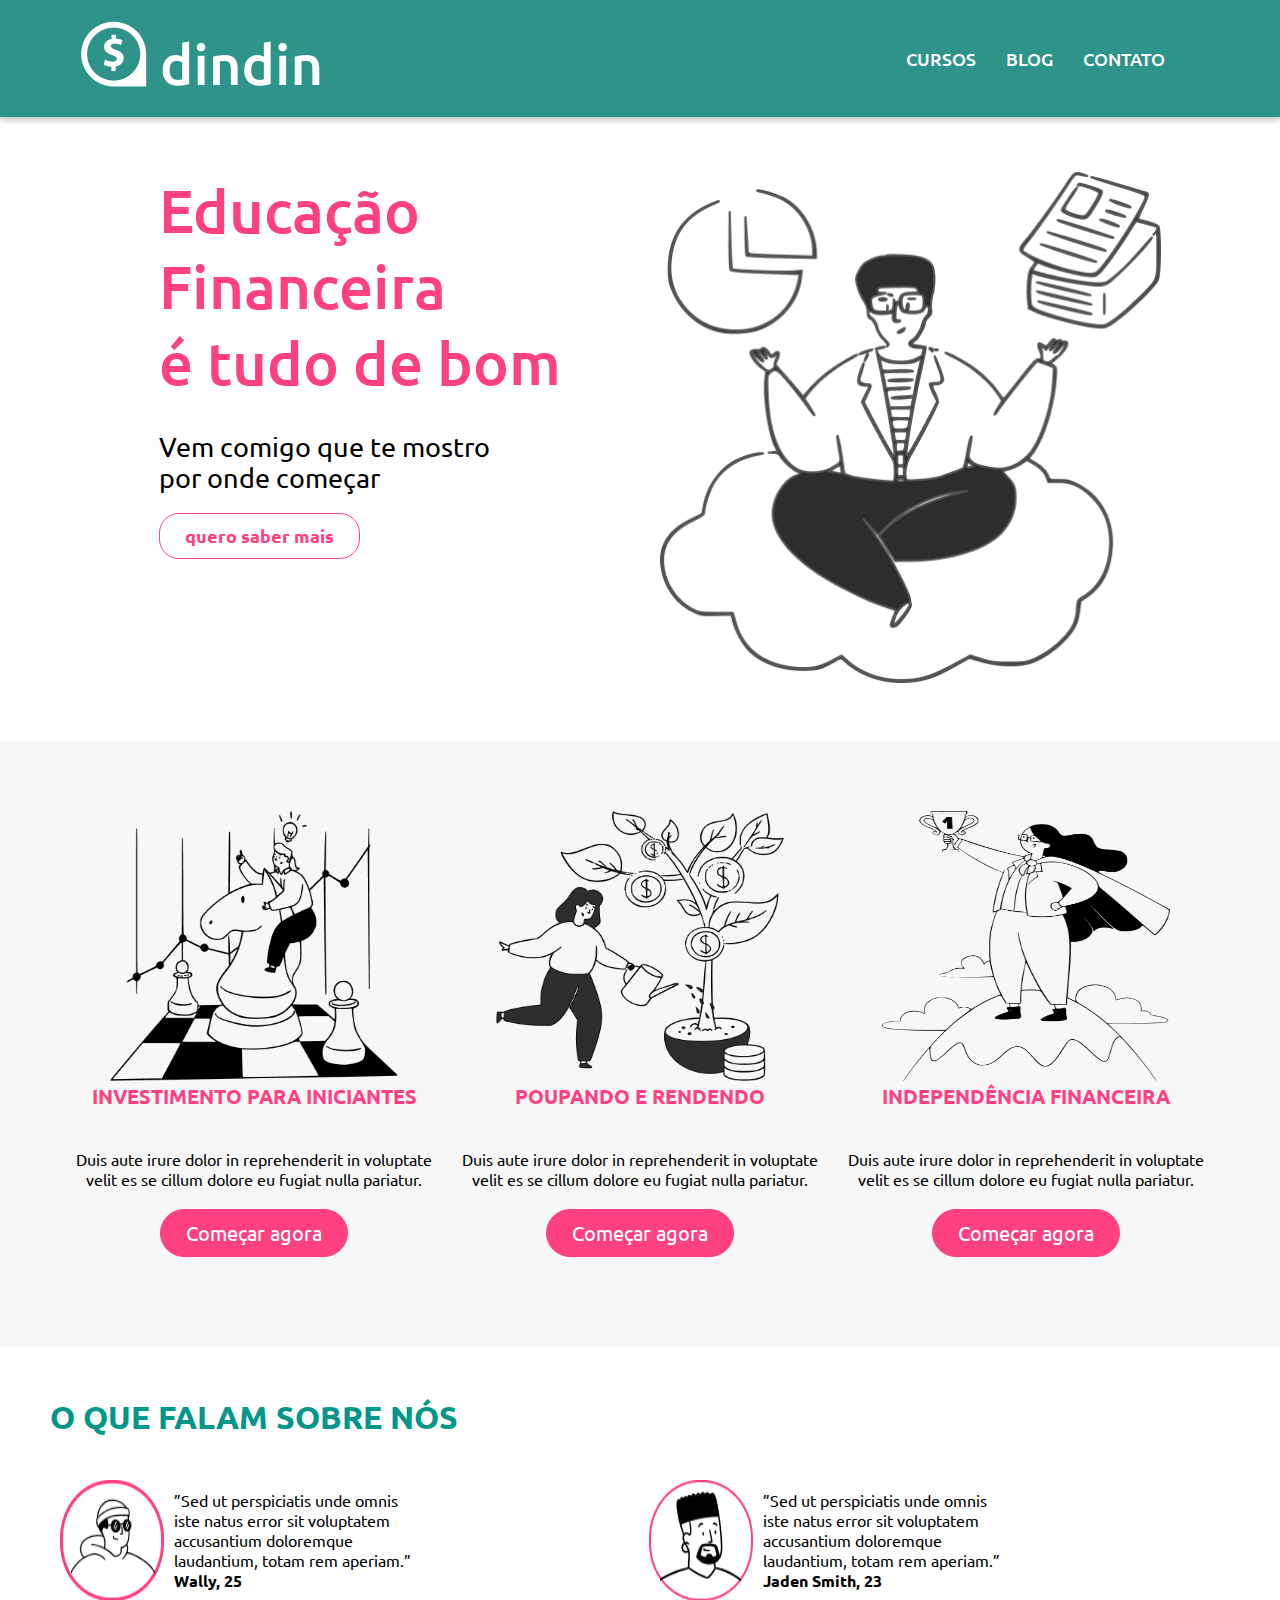
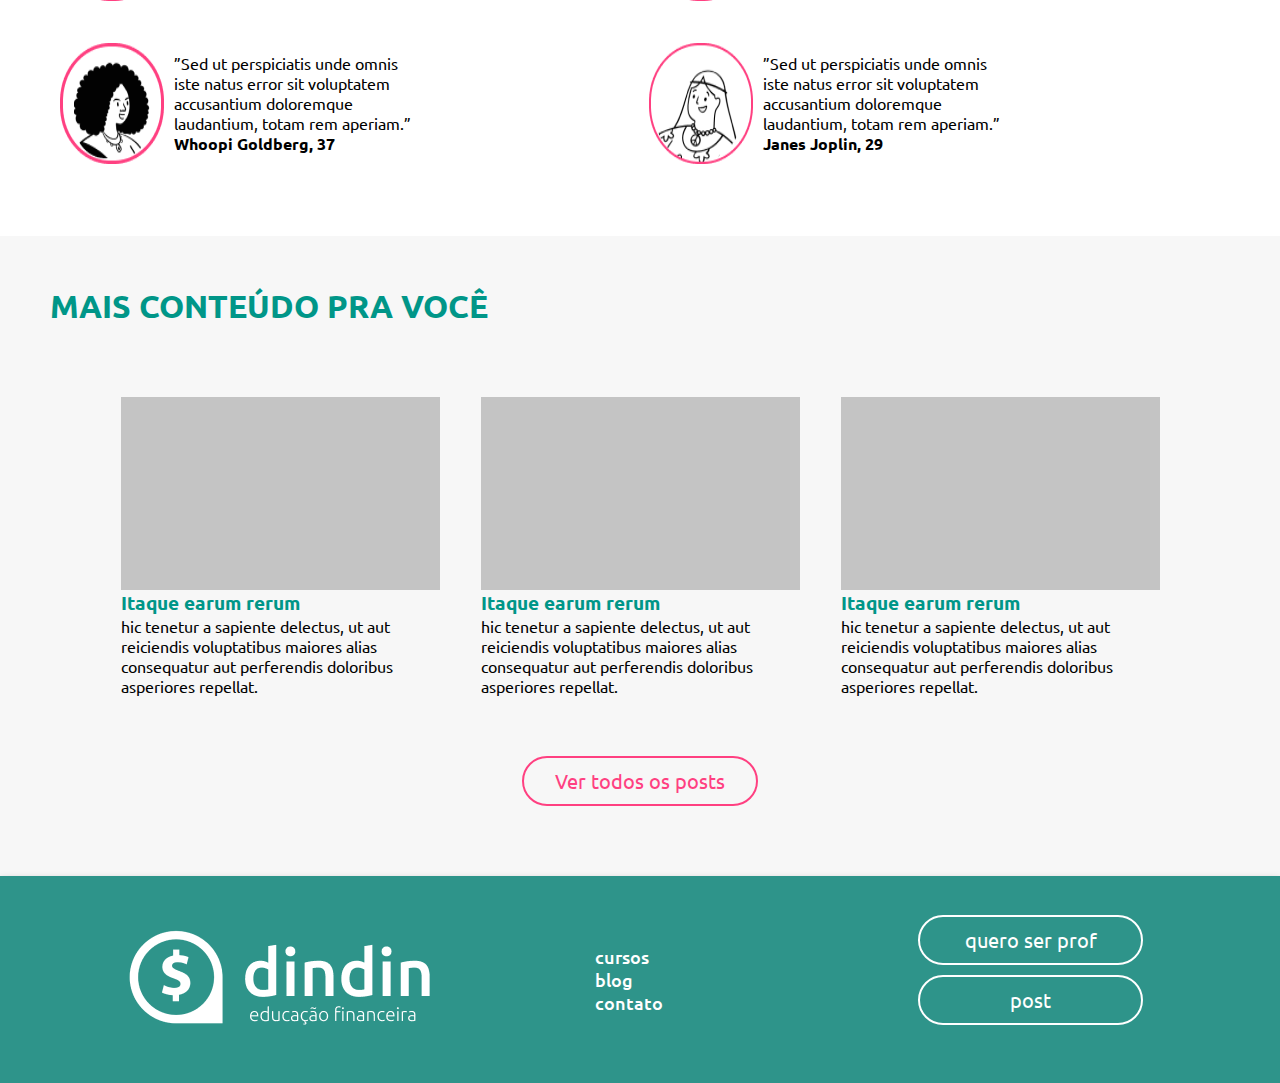
<file: index.html>
<!DOCTYPE html>
<html lang="en">
<head>
    <meta charset="UTF-8">
    <meta http-equiv="X-UA-Compatible" content="IE=edge">
    <meta name="viewport" content="width=device-width, initial-scale=1.0">
    <link rel="stylesheet" href="css/style.css">
    <link rel="preconnect" href="https://fonts.googleapis.com">
    <link rel="preconnect" href="https://fonts.gstatic.com" crossorigin>
    <link href="https://fonts.googleapis.com/css2?family=Montserrat:wght@100;300&family=Ubuntu:wght@300;400;500;700&display=swap" rel="stylesheet">
    <title>Dindin - Início</title>
</head>
<body>
    <nav>
        <a href="index.html"><img src="img/logo-header.png" width="244px" height="77px"></a>
        <ul>
            <li><a href="cursos.html">Cursos</a></li>
            <li><a href="blog.html">Blog</a></li>
            <li><a href="contato.html">Contato</a></li>
        </ul>
    </nav>
    <main>
        <header>
        <div><h1>Educação<br>Financeira<br>é tudo de bom</h1>
        <span><br>Vem comigo que te mostro<br>por onde começar<br></span>
        <a href="post.html"><button>quero saber mais</button></a>
        </div>
        <div>
            <img src="img/ilustra-banner.png" width="501px" height="511px" id="ilustra-banner">
        </div>
        </header>
        <section class="cursos">
            <div class="lista-cursos"><img src="img/ilustra-poupando.png" width="288px" height="270px">
            <h1>Investimento para iniciantes</h1>
            <span><br>Duis aute irure dolor in reprehenderit in voluptate velit es se cillum dolore eu fugiat nulla pariatur.<br></span>
            <a href="curso.html"><button>Começar agora</button></a>
            </div>
            <div class="lista-cursos"><img src="img/ilustra-investimento.png" width="288px" height="270px">
            <h1>Poupando e Rendendo</h1>
            <span><br>Duis aute irure dolor in reprehenderit in voluptate velit es se cillum dolore eu fugiat nulla pariatur.<br></span>
            <a href="curso.html"><button>Começar agora</button></a>
            </div>
            <div class="lista-cursos"><img src="img/ilustra-independencia.png" width="288px" height="270px">
            <h1>Independência Financeira</h1>
            <span><br>Duis aute irure dolor in reprehenderit in voluptate velit es se cillum dolore eu fugiat nulla pariatur.<br></span>
            <a href="curso.html"><button>Começar agora</button></a>
            </div>
        </section>
        <section class="o-que-falam">
            <h1>O QUE FALAM SOBRE NÓS</h1>
            <table>
                <tr>
                    <td>
                        <div class="falam">
                        <img src="img/icon-wally.png">   
                        <p>”Sed ut perspiciatis unde omnis iste natus error sit voluptatem accusantium doloremque laudantium, totam rem aperiam.”<br><b>Wally, 25</b></p>
                        </div>
                    </td>
                    <td>
                        <div class="falam">
                        <img src="img/icon-jaden.png">
                        <p>”Sed ut perspiciatis unde omnis iste natus error sit voluptatem accusantium doloremque laudantium, totam rem aperiam.”<br><b>Jaden Smith, 23</b></p>                            </div>
                    </td>
                </tr>
                <tr>
                    <td>
                        <div class="falam">
                        <img src="img/icon-whoopi.png"> 
                        <p>”Sed ut perspiciatis unde omnis iste natus error sit voluptatem accusantium doloremque laudantium, totam rem aperiam.”<br><b>Whoopi Goldberg, 37</b></p>
                        </div>
                    </td>
                    <td>
                        <div class="falam">
                        <img src="img/icon-jane.png"> 
                        <p>”Sed ut perspiciatis unde omnis iste natus error sit voluptatem accusantium doloremque laudantium, totam rem aperiam.”<br><b>Janes Joplin, 29</b></p>
                        </div>
                    </td>
                </tr>
            </table>
        </section>
        <section class="conteudo">
            <h1>Mais conteúdo pra você</h1>
            <div id="contet">
                <a href="blog.html"><div class="posts-conteudo">
                    <div id="retangulo"></div>
                    <p><h3 id="itaque">Itaque earum rerum</h3> 
                    hic tenetur a sapiente delectus, ut aut reiciendis voluptatibus maiores alias consequatur aut perferendis doloribus asperiores repellat.
                    </p>
                </div></a>
                <a href="blog.html"><div class="posts-conteudo">
                    <div id="retangulo"></div>
                    <p><h3 id="itaque">Itaque earum rerum</h3> 
                    hic tenetur a sapiente delectus, ut aut reiciendis voluptatibus maiores alias consequatur aut perferendis doloribus asperiores repellat.
                    </p>
                </div></a>
                <a href="blog.html"><div class="posts-conteudo">
                    <div id="retangulo"></div>
                    <p><h3 id="itaque">Itaque earum rerum</h3> 
                    hic tenetur a sapiente delectus, ut aut reiciendis voluptatibus maiores alias consequatur aut perferendis doloribus asperiores repellat.
                    </p>
                </div></a>
            </div>
            <button><a href=post.html>Ver todos os posts</a></button>
        </section>
    </main>
    <footer>
        <a href="index.html"><img src="img/logo-footer.png" width="312px" height="102px"></a>
        <ul>
            <li><a href="cursos.html">Cursos</a></li>
            <li><a href="blog.html">Blog</a></li>
            <li><a href="contato.html">Contato</a></li>
        </ul>
        <div>
            <a href="curso.html"><button>quero ser prof</button></a> 
            <a href="post.html"><button>post</button></a>
        </div>
    </footer>
</body>
</html>
</file>
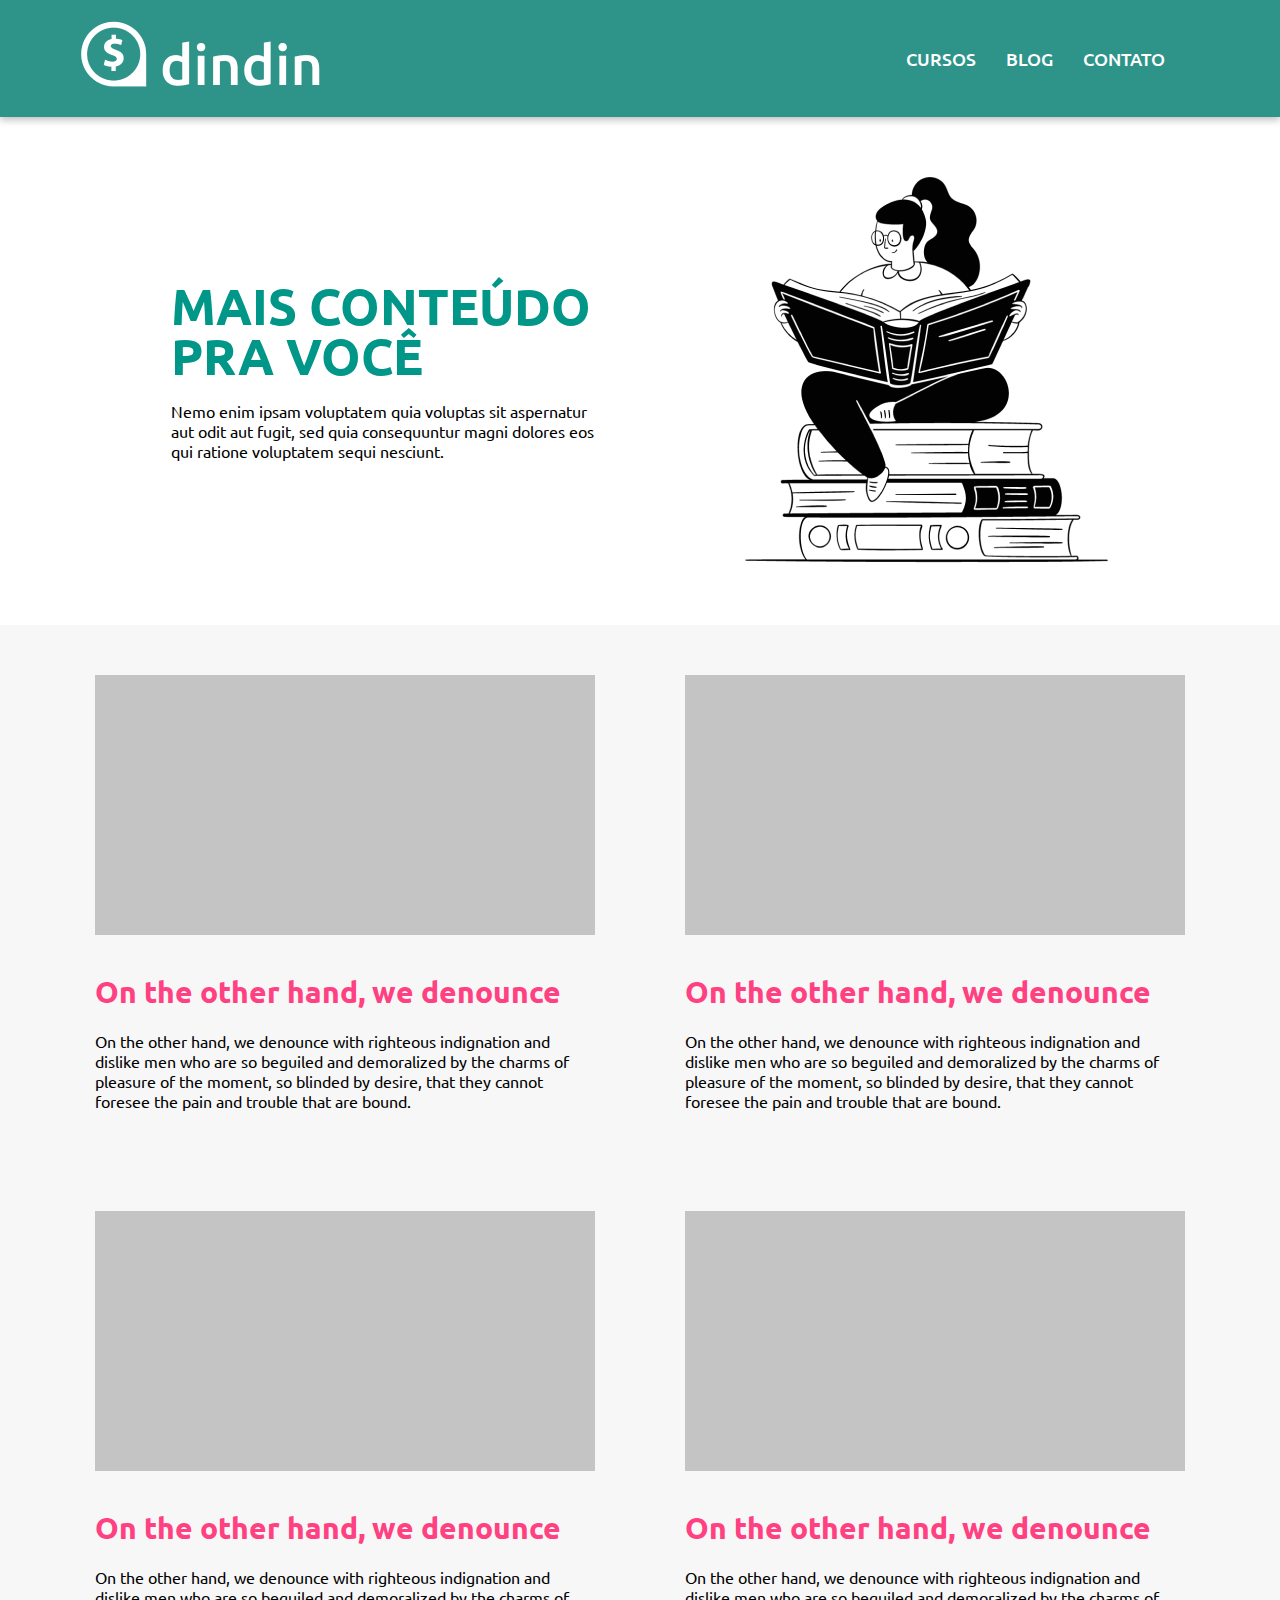
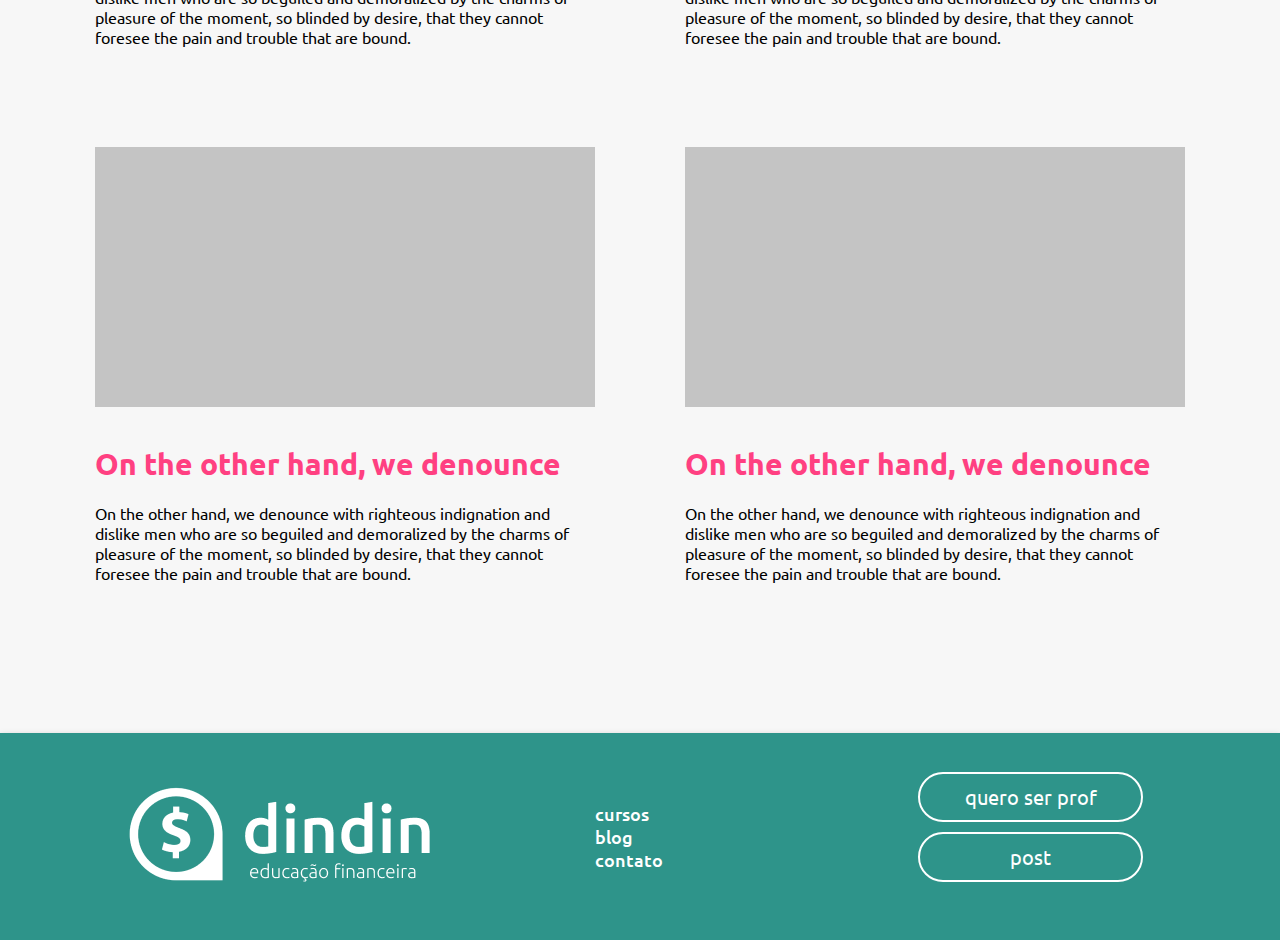
<file: blog.html>
<!DOCTYPE html>
<html lang="en">
<head>
    <meta charset="UTF-8">
    <meta http-equiv="X-UA-Compatible" content="IE=edge">
    <meta name="viewport" content="width=device-width, initial-scale=1.0">
    <link rel="stylesheet" href="css/style.css">
    <link rel="preconnect" href="https://fonts.googleapis.com">
    <link rel="preconnect" href="https://fonts.gstatic.com" crossorigin>
    <link href="https://fonts.googleapis.com/css2?family=Montserrat:wght@100;300&family=Ubuntu:wght@300;400;500;700&display=swap" rel="stylesheet">
    <title>Dindin - Blog</title>
</head>
<body>
    <nav>
        <a href="index.html"><img src="img/logo-header.png" width="244px" height="77px"></a>
        <ul>
            <li><a href="cursos.html">Cursos</a></li>
            <li><a href="blog.html">Blog</a></li>
            <li><a href="contato.html">Contato</a></li>
        </ul>
    </nav>
    <main>
        <section id="section-conteudo-blog">
            <div id="div-conteudo-blog">
            <h1 id="h1-div-section-blog">Mais conteúdo pra você</h1>
            <p>Nemo enim ipsam voluptatem quia voluptas sit aspernatur aut odit aut fugit, sed quia consequuntur magni dolores eos qui ratione voluptatem sequi nesciunt. </p>
            </div>
            <div><img src="img/ilustra-blog.png" width="405px" height="405px" id="ilustra-blog"></div>
        </section>
        <section>
            <div id="div-posts-blog">
                <a href="post.html"><div class="posts-blog">
                    <div id="retangulo-blog"></div>
                    <p><h3 id="other-hand"><br>On the other hand, we denounce</h3>
                        <br>On the other hand, we denounce with righteous indignation and dislike men who are so beguiled and demoralized by the charms of pleasure of the moment, so blinded by desire, that they cannot foresee the pain and trouble that are bound.
                    </p>
                </div></a>
                <a href="post.html"><div class="posts-blog">
                    <div id="retangulo-blog"></div>
                    <p><h3 id="other-hand"><br>On the other hand, we denounce</h3>
                        <br>On the other hand, we denounce with righteous indignation and dislike men who are so beguiled and demoralized by the charms of pleasure of the moment, so blinded by desire, that they cannot foresee the pain and trouble that are bound.
                    </p>
                </div></a>
                <a href="post.html"><div class="posts-blog">
                    <div id="retangulo-blog"></div>
                    <p><h3 id="other-hand"><br>On the other hand, we denounce</h3>
                        <br>On the other hand, we denounce with righteous indignation and dislike men who are so beguiled and demoralized by the charms of pleasure of the moment, so blinded by desire, that they cannot foresee the pain and trouble that are bound.
                    </p>
                </div></a>
                <a href="post.html"><div class="posts-blog">
                    <div id="retangulo-blog"></div>
                    <p><h3 id="other-hand"><br>On the other hand, we denounce</h3>
                        <br>On the other hand, we denounce with righteous indignation and dislike men who are so beguiled and demoralized by the charms of pleasure of the moment, so blinded by desire, that they cannot foresee the pain and trouble that are bound.
                    </p>
                </div></a>
                <a href="post.html"><div class="posts-blog">
                    <div id="retangulo-blog"></div>
                    <p><h3 id="other-hand"><br>On the other hand, we denounce</h3>
                        <br>On the other hand, we denounce with righteous indignation and dislike men who are so beguiled and demoralized by the charms of pleasure of the moment, so blinded by desire, that they cannot foresee the pain and trouble that are bound.
                    </p>
                </div></a>
                <a href="post.html"><div class="posts-blog">
                    <div id="retangulo-blog"></div>
                    <p><h3 id="other-hand"><br>On the other hand, we denounce</h3>
                        <br>On the other hand, we denounce with righteous indignation and dislike men who are so beguiled and demoralized by the charms of pleasure of the moment, so blinded by desire, that they cannot foresee the pain and trouble that are bound.
                    </p>
                </div></a>
            </div>
        </section>
    </main>
    <footer>
        <a href="index.html"><img src="img/logo-footer.png" width="312px" height="102px"></a>
        <ul>
            <li><a href="cursos.html">Cursos</a></li>
            <li><a href="blog.html">Blog</a></li>
            <li><a href="contato.html">Contato</a></li>
        </ul>
        <div>
            <a href="curso.html"><button>quero ser prof</button></a> 
            <a href="post.html"><button>post</button></a>
        </div>
    </footer>
</body>
</html>
</file>
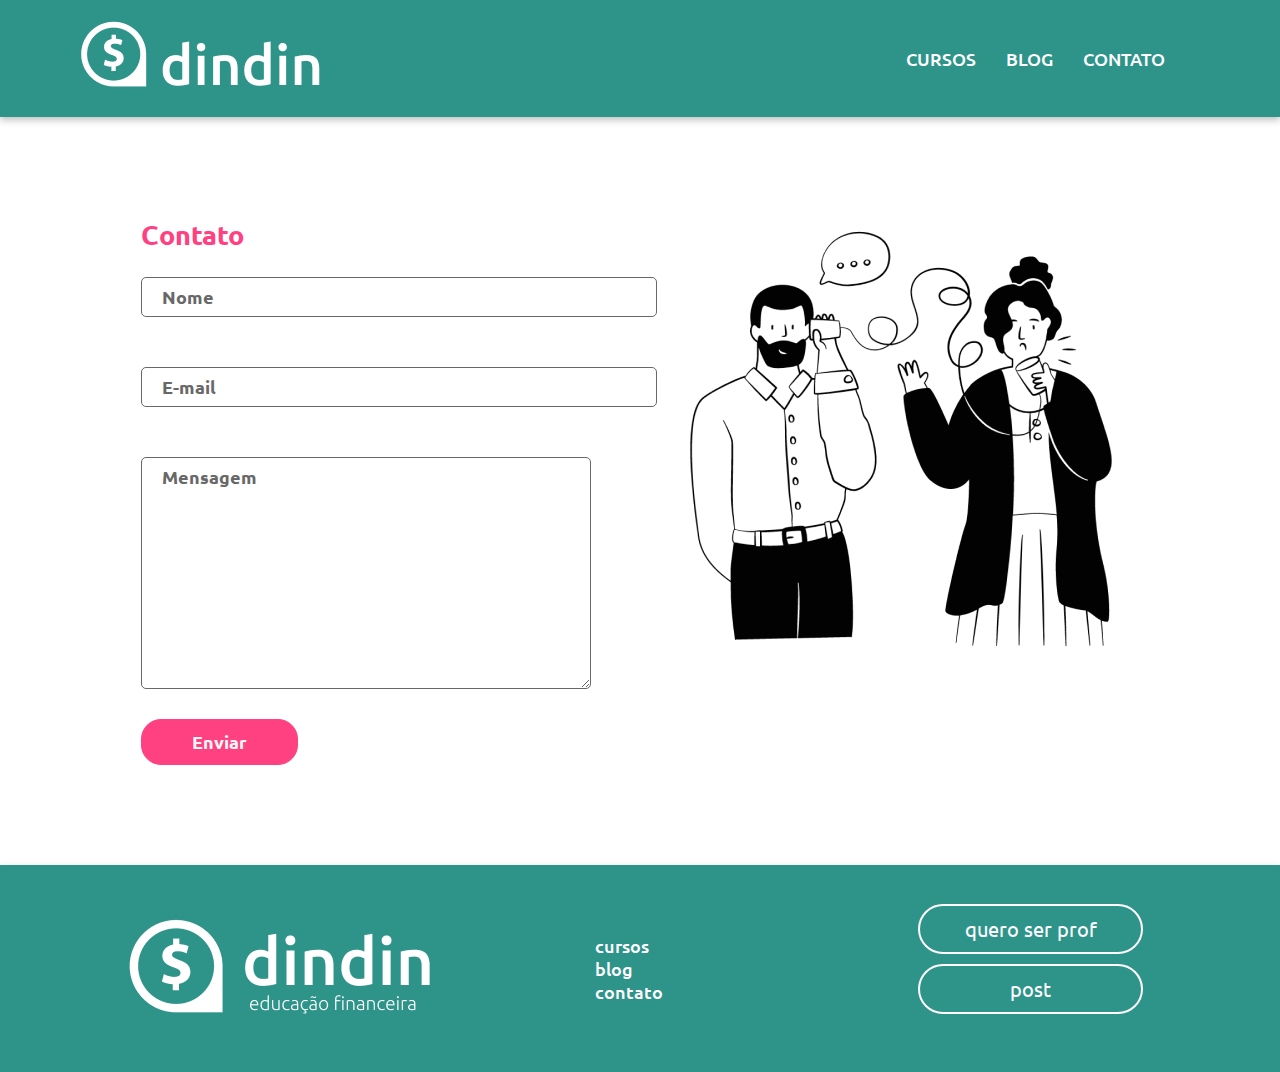
<file: contato.html>
<!DOCTYPE html>
<html lang="en">
<head>
    <meta charset="UTF-8">
    <meta http-equiv="X-UA-Compatible" content="IE=edge">
    <meta name="viewport" content="width=device-width, initial-scale=1.0">
    <link rel="stylesheet" href="css/style.css">
    <link rel="preconnect" href="https://fonts.googleapis.com">
    <link rel="preconnect" href="https://fonts.gstatic.com" crossorigin>
    <link href="https://fonts.googleapis.com/css2?family=Montserrat:wght@100;300&family=Ubuntu:wght@300;400;500;700&display=swap" rel="stylesheet">
    <title>Dindin - Contato</title>
</head>
<body>
    <nav>
        <a href="index.html"><img src="img/logo-header.png" width="244px" height="77px"></a>
        <ul>
            <li><a href="cursos.html">Cursos</a></li>
            <li><a href="blog.html">Blog</a></li>
            <li><a href="contato.html">Contato</a></li>
        </ul>
    </nav>
    <main id="main-contato">
        <div id="contato">
            <h2>Contato</h2>
            <input id="input" type="text" name="Nome" size="35" maxlength="50" value="Nome">
            <input id="input" type="text" name="email" size="35" maxlength="50" value="E-mail">
            <textarea id="textarea" rows="9" cols="51" maxlength="1000" value="mensagem">Mensagem</textarea>
            <button id="button-contato">Enviar</button>
        </div>
        <div id="contato">
            <img src="img/ilustra-contato.png" width="444px" height="444px">
        </div>
    </main>
    <footer>
        <a href="index.html"><img src="img/logo-footer.png" width="312px" height="102px"></a>
        <ul>
            <li><a href="cursos.html">Cursos</a></li>
            <li><a href="blog.html">Blog</a></li>
            <li><a href="contato.html">Contato</a></li>
        </ul>
        <div>
            <a href="curso.html"><button>quero ser prof</button></a> 
            <a href="post.html"><button>post</button></a>
        </div>
    </footer>
</body>
</html>
</file>
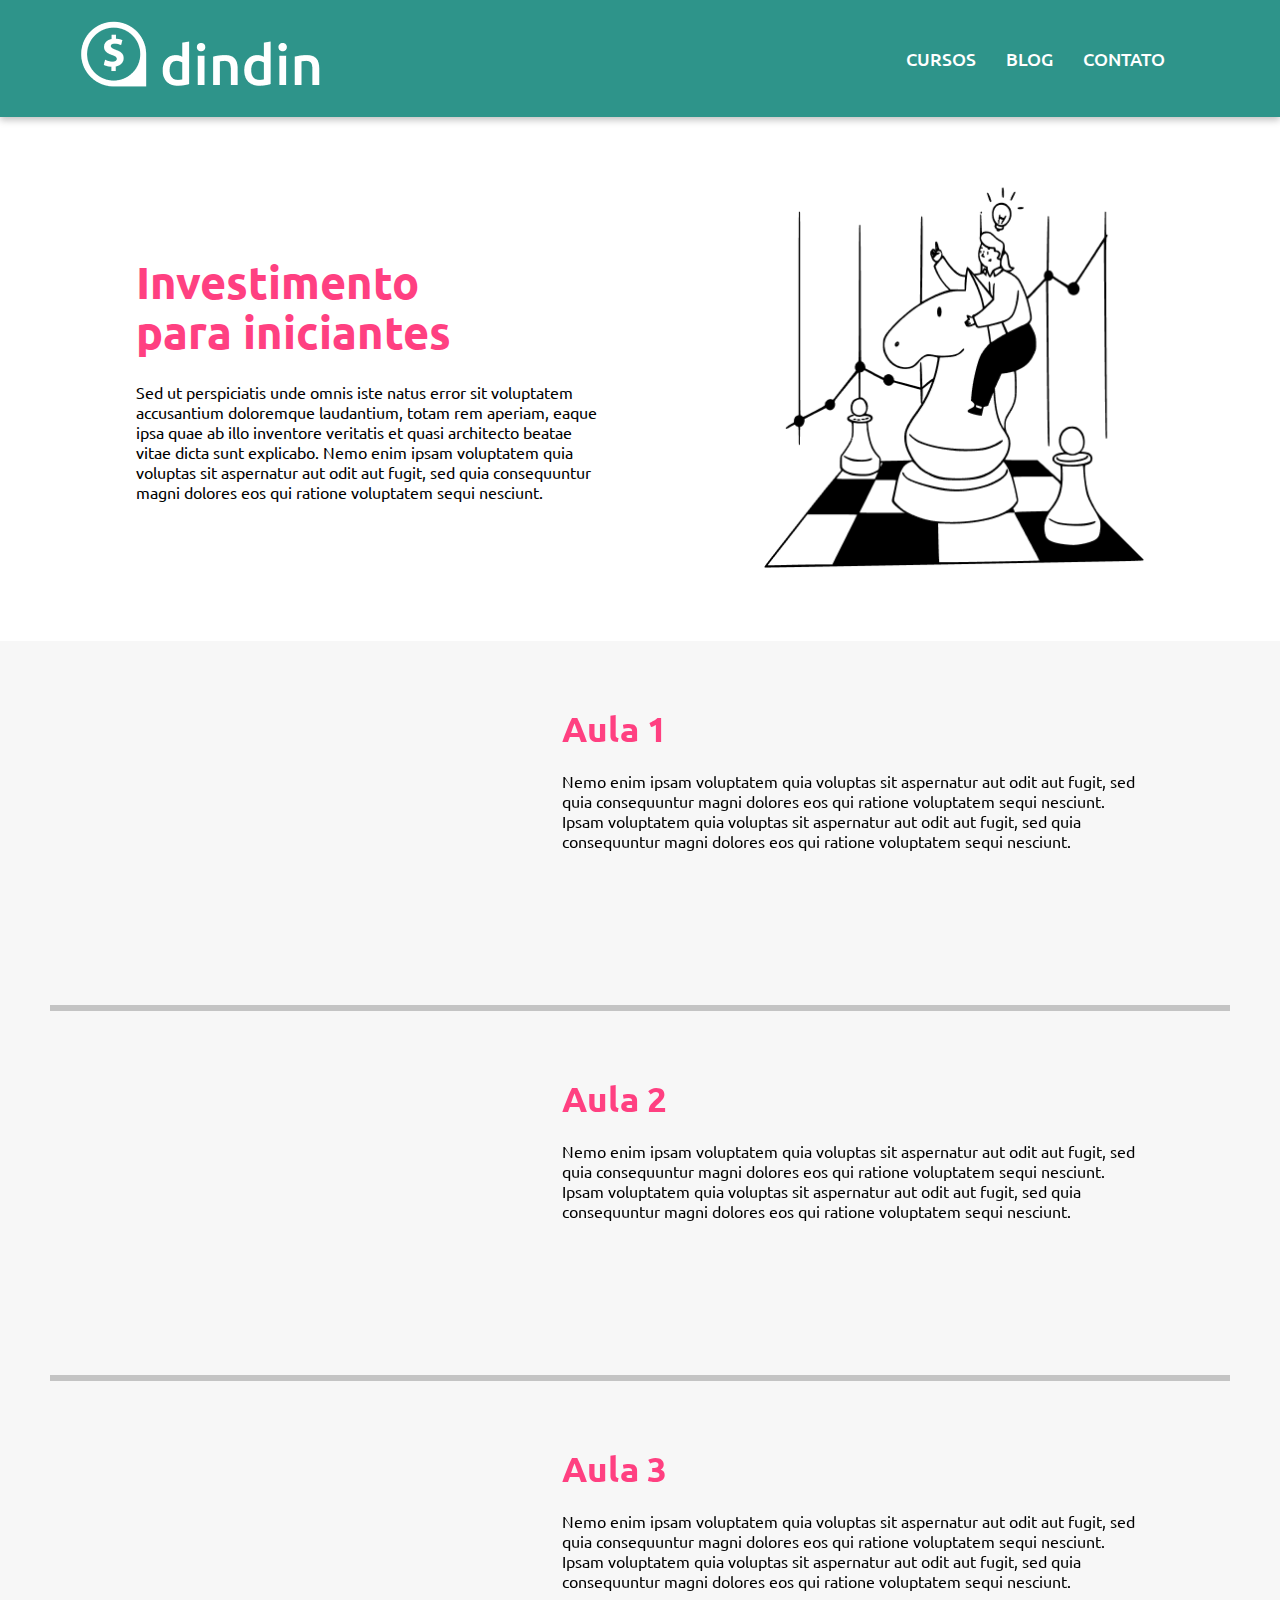
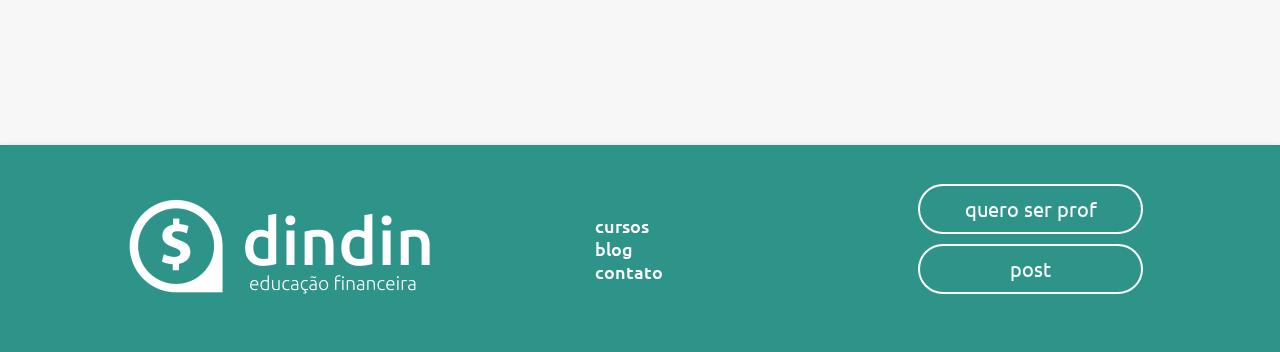
<file: curso.html>
<!DOCTYPE html>
<html lang="en">
<head>
    <meta charset="UTF-8">
    <meta http-equiv="X-UA-Compatible" content="IE=edge">
    <meta name="viewport" content="width=device-width, initial-scale=1.0">
    <link rel="stylesheet" href="css/style.css">
    <link rel="preconnect" href="https://fonts.googleapis.com">
    <link rel="preconnect" href="https://fonts.gstatic.com" crossorigin>
    <link href="https://fonts.googleapis.com/css2?family=Montserrat:wght@100;300&family=Ubuntu:wght@300;400;500;700&display=swap" rel="stylesheet">
    <title>Dindin - Investimento para Iniciantes</title>
</head>
<body>
    <nav>
        <a href="index.html"><img src="img/logo-header.png" width="244px" height="77px"></a>
        <ul>
            <li><a href="cursos.html">Cursos</a></li>
            <li><a href="blog.html">Blog</a></li>
            <li><a href="contato.html">Contato</a></li>
        </ul>
    </nav>
    <main>
        <section id="section-curso">
            <div id="section-div-curso">
                <h2 id="titulo-section-curso">Investimento<br> para iniciantes</h2>
                <p>Sed ut perspiciatis unde omnis iste natus error sit voluptatem accusantium doloremque laudantium, totam rem aperiam, eaque ipsa quae ab illo inventore veritatis et quasi architecto beatae vitae dicta sunt explicabo. Nemo enim ipsam voluptatem quia voluptas sit aspernatur aut odit aut fugit, sed quia consequuntur magni dolores eos qui ratione voluptatem sequi nesciunt. </p>
            </div>
            <div id="section-div-curso">
               <img src="img/ilustra-poupando.png" width="380px" height="381px" id="img-video-curso">
            </div>
        </section>
        <section id="videos-curso">
            <div id="aula-curso">
                <div id="video-video">
                <iframe id="video-me-poupe" width="462" height="261" src="https://www.youtube.com/embed/Lb-dn0C5PXg?list=PL5vSn8ej1b0tFJPaD72cHxR6hDGgmGQTl" title="COMO SOBRAR DINHEIRO: 5 super dicas que funcionam" frameborder="0" allow="accelerometer; autoplay; clipboard-write; encrypted-media; gyroscope; picture-in-picture" allowfullscreen></iframe>
                </div>
                <div id="aula-text-curso">
                    <h2 id="titulo-section-cursos">Aula 1</h2>
                    <p>Nemo enim ipsam voluptatem quia voluptas sit aspernatur aut odit aut fugit, sed quia consequuntur magni dolores eos qui ratione voluptatem sequi nesciunt. 

                        Ipsam voluptatem quia voluptas sit aspernatur aut odit aut fugit, sed quia consequuntur magni dolores eos qui ratione voluptatem sequi nesciunt. </p>
                    </div>
            </div>
            <hr size="8px" color="#c4c4c4">
            <div id="aula-curso">
                <div id="video-video">
                <iframe id="video-me-poupe" width="462" height="261" src="https://www.youtube.com/embed/HHKtU7iawBo?list=PL5vSn8ej1b0tFJPaD72cHxR6hDGgmGQTl" title="ERROS FINANCEIROS: 6 vacilos que cometi e você tem que evitar! Série investidores iniciantes #5" frameborder="0" allow="accelerometer; autoplay; clipboard-write; encrypted-media; gyroscope; picture-in-picture" allowfullscreen></iframe>
                </div>
                <div id="aula-text-curso">
                    <h2 id="titulo-section-cursos">Aula 2</h2>
                    <p>Nemo enim ipsam voluptatem quia voluptas sit aspernatur aut odit aut fugit, sed quia consequuntur magni dolores eos qui ratione voluptatem sequi nesciunt. 

                        Ipsam voluptatem quia voluptas sit aspernatur aut odit aut fugit, sed quia consequuntur magni dolores eos qui ratione voluptatem sequi nesciunt. </p>
                    </div>
            </div>
            <hr size="8px" color="#c4c4c4">
            <div id="aula-curso">
                <div id="video-video">
                <iframe id="video-me-poupe" width="462" height="261" src="https://www.youtube.com/embed/mHdvJw8jsm8?list=PL5vSn8ej1b0tFJPaD72cHxR6hDGgmGQTl" title="3 DICAS pra não perder DINHEIRO no Tesouro Direto!" frameborder="0" allow="accelerometer; autoplay; clipboard-write; encrypted-media; gyroscope; picture-in-picture" allowfullscreen></iframe>
                </div>
                <div id="aula-text-curso">
                    <h2 id="titulo-section-cursos">Aula 3</h2>
                    <p>Nemo enim ipsam voluptatem quia voluptas sit aspernatur aut odit aut fugit, sed quia consequuntur magni dolores eos qui ratione voluptatem sequi nesciunt. 

                        Ipsam voluptatem quia voluptas sit aspernatur aut odit aut fugit, sed quia consequuntur magni dolores eos qui ratione voluptatem sequi nesciunt. </p>
                    </div>
            </div>
        </section>
    </main>
    <footer>
        <a href="index.html"><img src="img/logo-footer.png" width="312px" height="102px"></a>
        <ul>
            <li><a href="cursos.html">Cursos</a></li>
            <li><a href="blog.html">Blog</a></li>
            <li><a href="contato.html">Contato</a></li>
        </ul>
        <div>
            <a href="curso.html"><button>quero ser prof</button></a> 
            <a href="post.html"><button>post</button></a>
        </div>
    </footer>
</body>
</html>
</file>
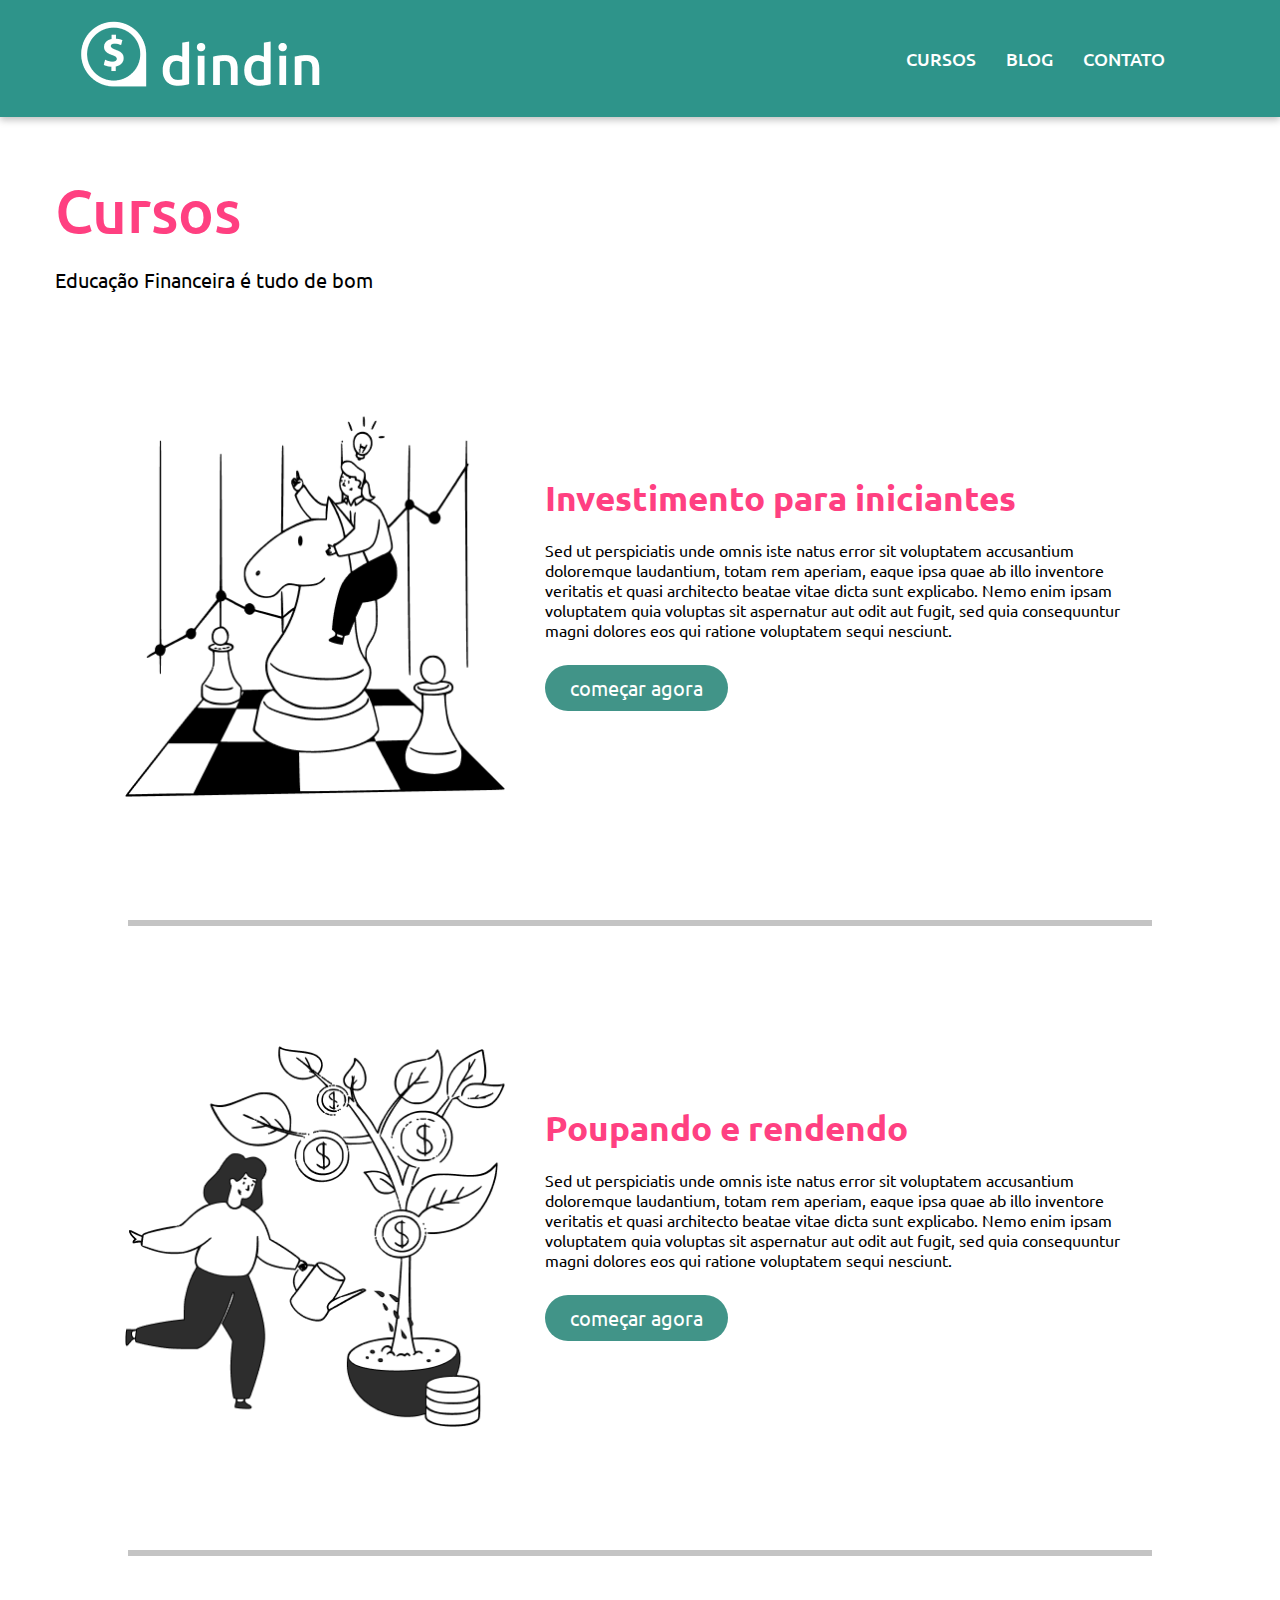
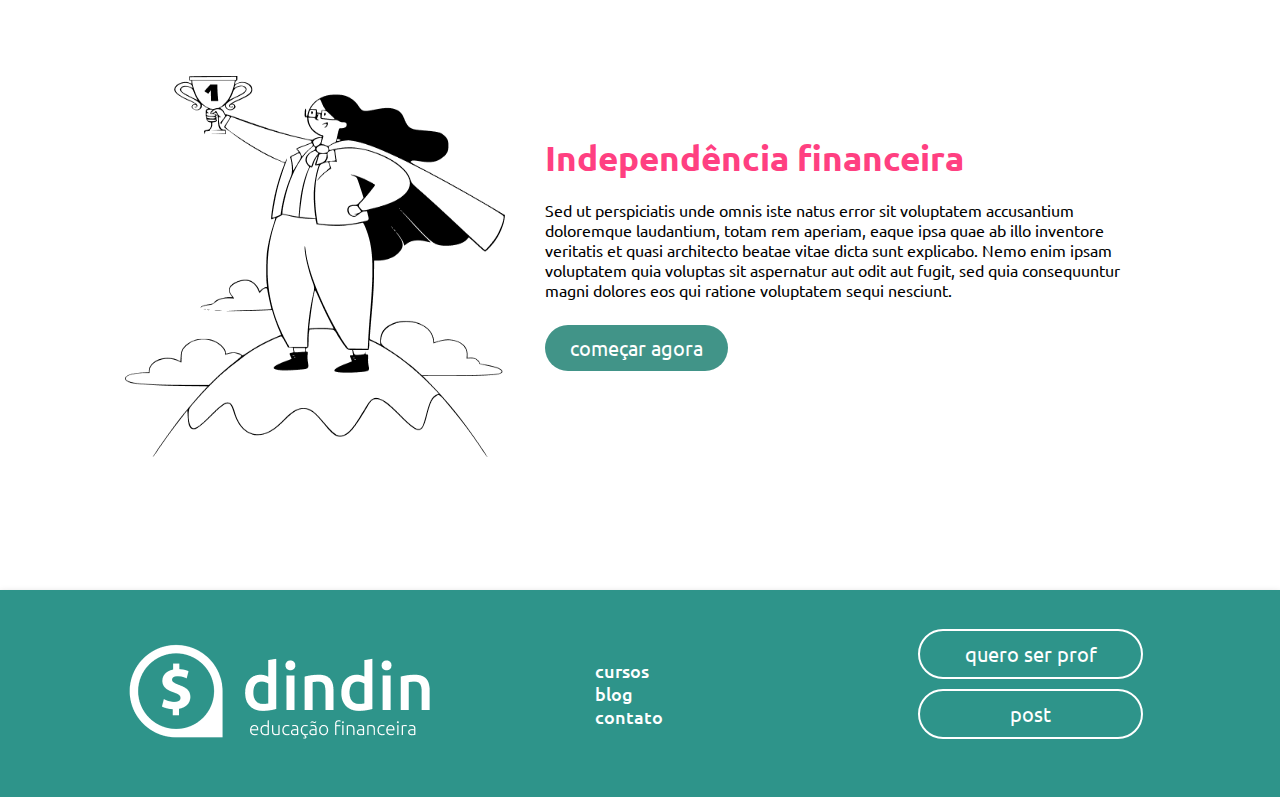
<file: cursos.html>
<!DOCTYPE html>
<html lang="en">
<head>
    <meta charset="UTF-8">
    <meta http-equiv="X-UA-Compatible" content="IE=edge">
    <meta name="viewport" content="width=device-width, initial-scale=1.0">
    <link rel="stylesheet" href="css/style.css">
    <link rel="preconnect" href="https://fonts.googleapis.com">
    <link rel="preconnect" href="https://fonts.gstatic.com" crossorigin>
    <link href="https://fonts.googleapis.com/css2?family=Montserrat:wght@100;300&family=Ubuntu:wght@300;400;500;700&display=swap" rel="stylesheet">
    <title>Dindin - Cursos</title>
</head>
<body>
    <nav>
        <a href="index.html"><img src="img/logo-header.png" width="244px" height="77px"></a>
        <ul>
            <li><a href="cursos.html">Cursos</a></li>
            <li><a href="blog.html">Blog</a></li>
            <li><a href="contato.html">Contato</a></li>
        </ul>
    </nav>
    <main>
        <header id="header-cursos">
            <div><h1>Cursos</h1><br>
                <span id="span-header-cursos">Educação Financeira é tudo de bom</span>
            </div>
        </header>
        <section id="section-cursos">
            <div id="section-div-cursos">
                <img src="img/ilustra-poupando.png" width="380px" height="381px">
            </div>
            <div id="section-div-cursos">
                <h2 id="titulo-section-cursos">Investimento para iniciantes</h2>
                <p>Sed ut perspiciatis unde omnis iste natus error sit voluptatem accusantium doloremque laudantium, totam rem aperiam, eaque ipsa quae ab illo inventore veritatis et quasi architecto beatae vitae dicta sunt explicabo. Nemo enim ipsam voluptatem quia voluptas sit aspernatur aut odit aut fugit, sed quia consequuntur magni dolores eos qui ratione voluptatem sequi nesciunt. </p>
                <a href="curso.html"><button id="button-comecar-cursos">começar agora</button></a> 
            </div>
            <hr size="8px" width="80%" align="center" color="#c4c4c4">
        </section>
        <section id="section-cursos">
            <div id="section-div-cursos">
                <img src="img/ilustra-investimento.png" width="380px" height="381px">
            </div>
            <div id="section-div-cursos">
                <h2 id="titulo-section-cursos">Poupando e rendendo</h2>
                <p>Sed ut perspiciatis unde omnis iste natus error sit voluptatem accusantium doloremque laudantium, totam rem aperiam, eaque ipsa quae ab illo inventore veritatis et quasi architecto beatae vitae dicta sunt explicabo. Nemo enim ipsam voluptatem quia voluptas sit aspernatur aut odit aut fugit, sed quia consequuntur magni dolores eos qui ratione voluptatem sequi nesciunt. </p>
                <a href="curso.html"><button id="button-comecar-cursos">começar agora</button></a> 
            </div>
            <hr size="8px" width="80%" align="center" color="#c4c4c4">
        </section>
        <section id="section-cursos">
            <div id="section-div-cursos">
                <img src="img/ilustra-independencia.png" width="380px" height="381px">
            </div>
            <div id="section-div-cursos">
                <h2 id="titulo-section-cursos">Independência financeira</h2>
                <p>Sed ut perspiciatis unde omnis iste natus error sit voluptatem accusantium doloremque laudantium, totam rem aperiam, eaque ipsa quae ab illo inventore veritatis et quasi architecto beatae vitae dicta sunt explicabo. Nemo enim ipsam voluptatem quia voluptas sit aspernatur aut odit aut fugit, sed quia consequuntur magni dolores eos qui ratione voluptatem sequi nesciunt. </p>
                <a href="curso.html"><button id="button-comecar-cursos">começar agora</button></a>
            </div>
        </section>
        <br>
        <br>
        <br>
    </main>
    <footer>
        <a href="index.html"><img src="img/logo-footer.png" width="312px" height="102px"></a>
        <ul>
            <li><a href="cursos.html">Cursos</a></li>
            <li><a href="blog.html">Blog</a></li>
            <li><a href="contato.html">Contato</a></li>
        </ul>
        <div>
            <a href="curso.html"><button>quero ser prof</button></a> 
            <a href="post.html"><button>post</button></a>
        </div>
    </footer>
</body>
</html>
</file>
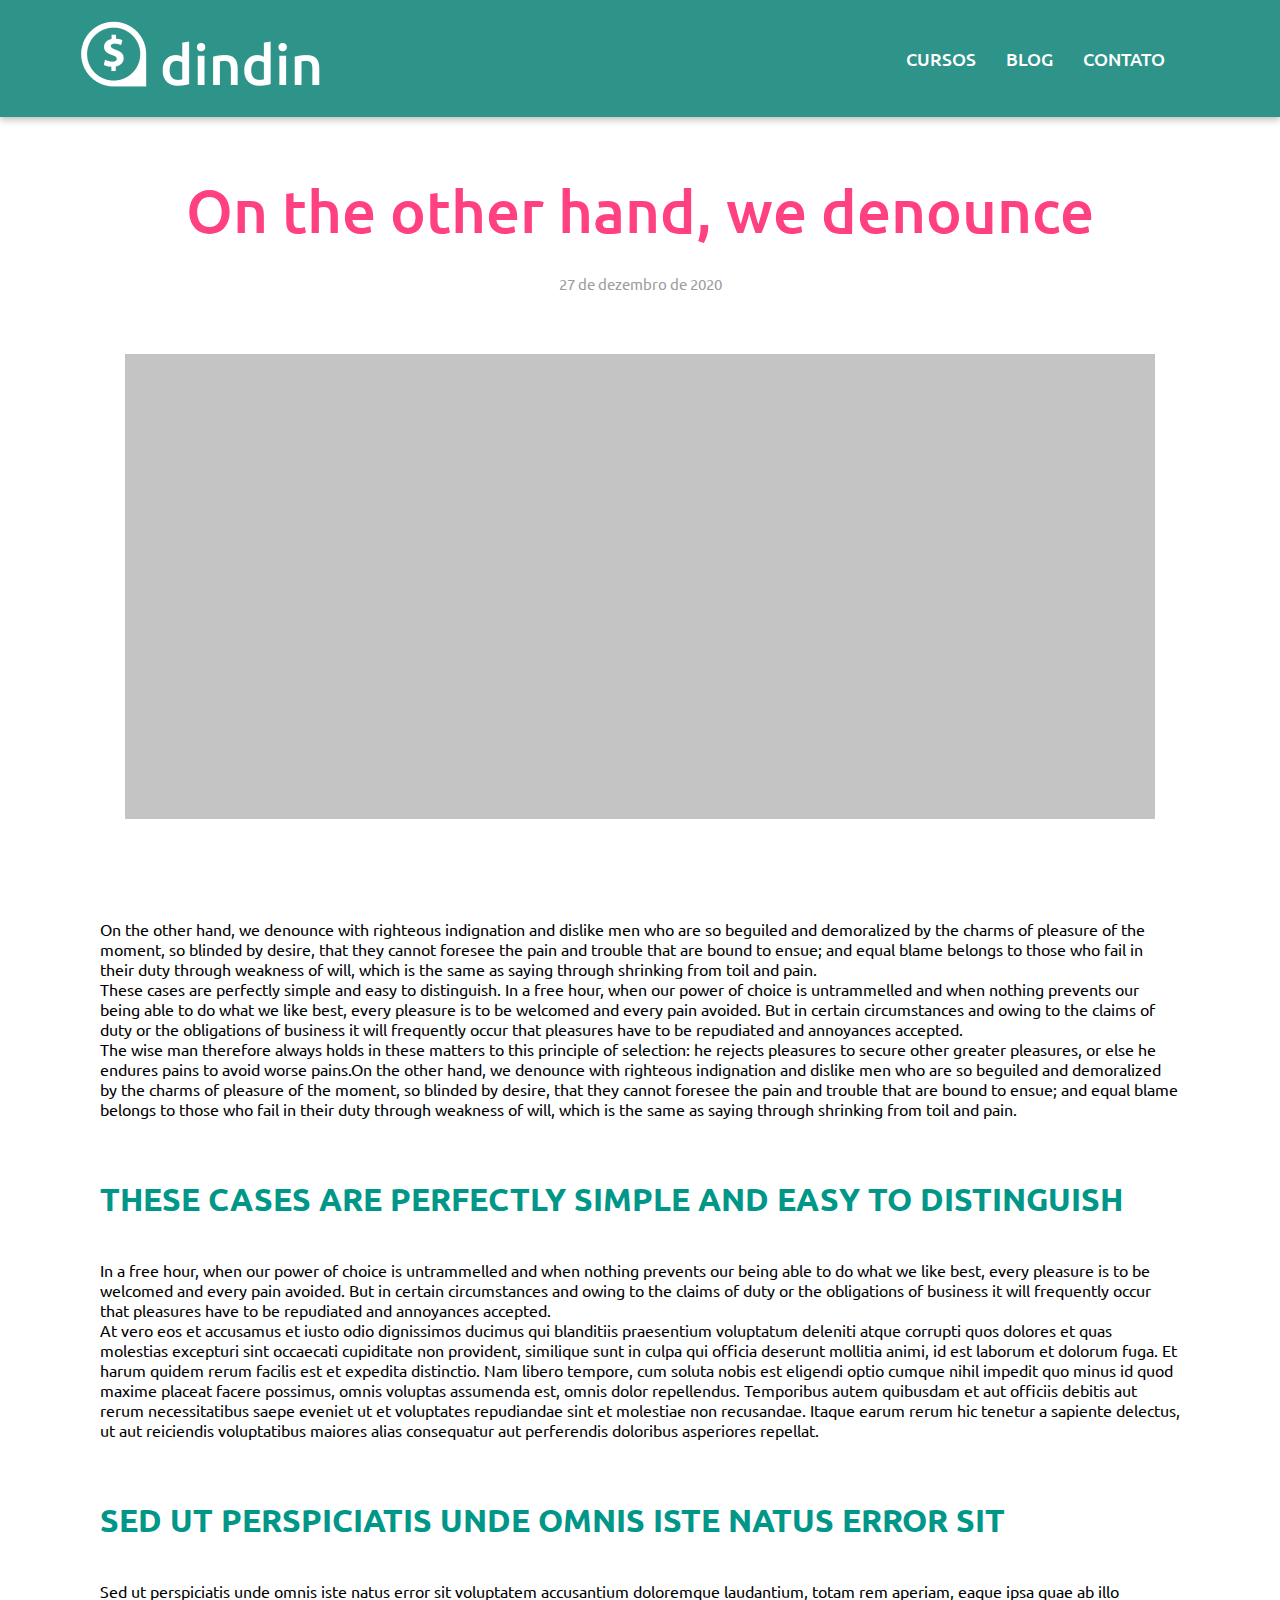
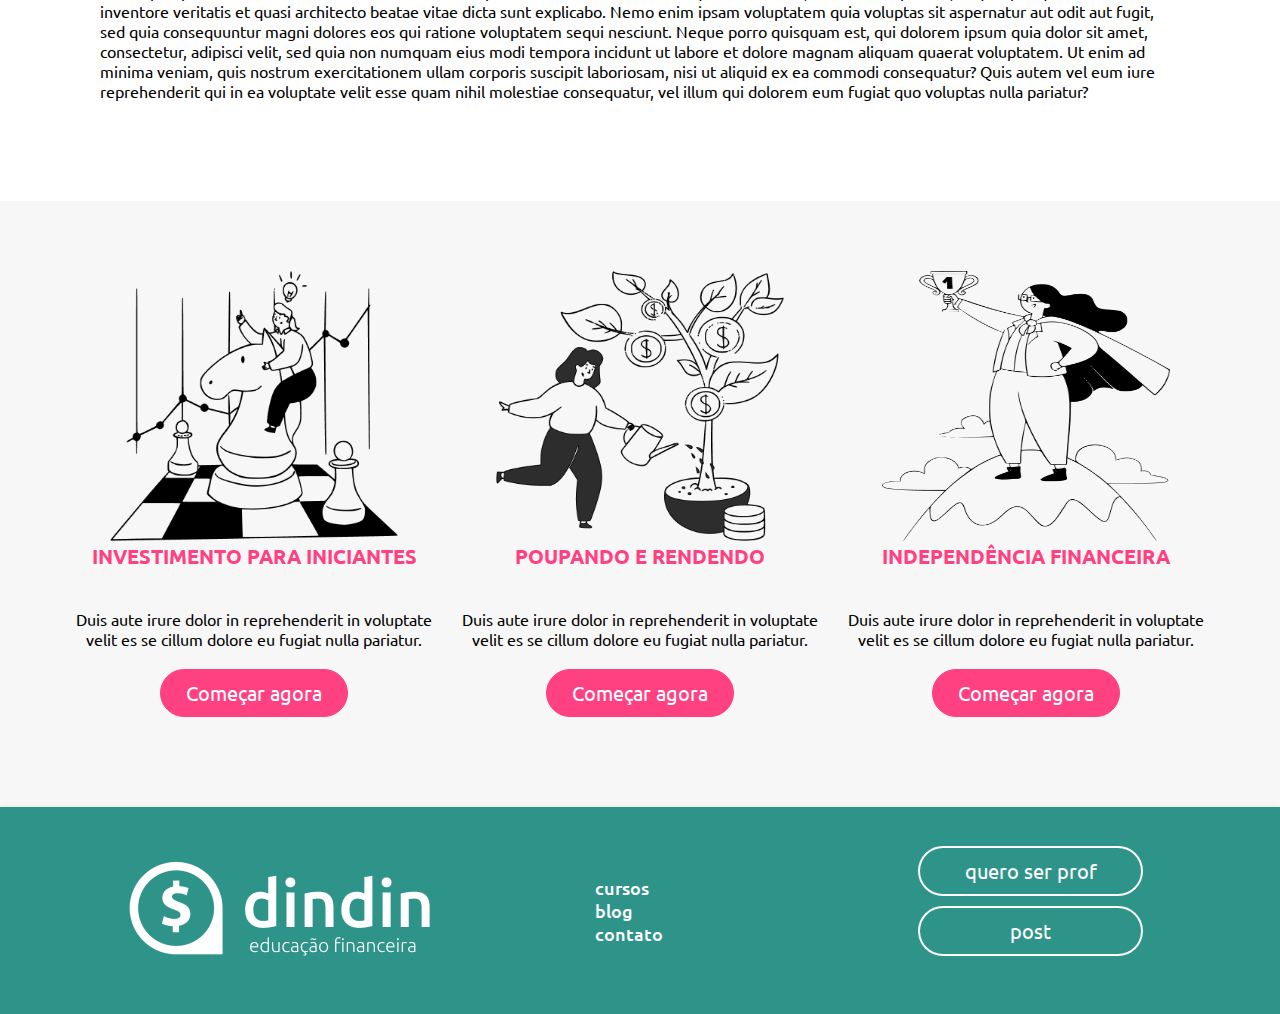
<file: post.html>
<!DOCTYPE html>
<html lang="en">
<head>
    <meta charset="UTF-8">
    <meta http-equiv="X-UA-Compatible" content="IE=edge">
    <meta name="viewport" content="width=device-width, initial-scale=1.0">
    <link rel="stylesheet" href="css/style.css">
    <link rel="preconnect" href="https://fonts.googleapis.com">
    <link rel="preconnect" href="https://fonts.gstatic.com" crossorigin>
    <link href="https://fonts.googleapis.com/css2?family=Montserrat:wght@100;300&family=Ubuntu:wght@300;400;500;700&display=swap" rel="stylesheet">
    <title>Dindin - Post</title>
</head>
<body>
    <nav>
        <a href="index.html"><img src="img/logo-header.png" width="244px" height="77px"></a>
        <ul>
            <li><a href="cursos.html">Cursos</a></li>
            <li><a href="blog.html">Blog</a></li>
            <li><a href="contato.html">Contato</a></li>
        </ul>
    </nav>
    <main>
        <header>
            <div id="titulo-post"><h1>On the other hand, we denounce</h1><br>
                <span id="span-header-post">27 de dezembro de 2020</span>
            </div>
        </header>
        <section id="main-post">
            <div id="div-retangulo"></div>
        </section>
        <section id="texto-principal-post">
            <p>On the other hand, we denounce with righteous indignation and dislike men who are so beguiled and demoralized by the charms of pleasure of the moment, so blinded by desire, that they cannot foresee the pain and trouble that are bound to ensue; and equal blame belongs to those who fail in their duty through weakness of will, which is the same as saying through shrinking from toil and pain. 
                <br>These cases are perfectly simple and easy to distinguish. In a free hour, when our power of choice is untrammelled and when nothing prevents our being able to do what we like best, every pleasure is to be welcomed and every pain avoided. But in certain circumstances and owing to the claims of duty or the obligations of business it will frequently occur that pleasures have to be repudiated and annoyances accepted.
                <br>The wise man therefore always holds in these matters to this principle of selection: he rejects pleasures to secure other greater pleasures, or else he endures pains to avoid worse pains.On the other hand, we denounce with righteous indignation and dislike men who are so beguiled and demoralized by the charms of pleasure of the moment, so blinded by desire, that they cannot foresee the pain and trouble that are bound to ensue; and equal blame belongs to those who fail in their duty through weakness of will, which is the same as saying through shrinking from toil and pain. 
                <br>
                <br>
                <br>
                <br><h1>These cases are perfectly simple and easy to distinguish</h1>
                <br>In a free hour, when our power of choice is untrammelled and when nothing prevents our being able to do what we like best, every pleasure is to be welcomed and every pain avoided. But in certain circumstances and owing to the claims of duty or the obligations of business it will frequently occur that pleasures have to be repudiated and annoyances accepted.
                <br>At vero eos et accusamus et iusto odio dignissimos ducimus qui blanditiis praesentium voluptatum deleniti atque corrupti quos dolores et quas molestias excepturi sint occaecati cupiditate non provident, similique sunt in culpa qui officia deserunt mollitia animi, id est laborum et dolorum fuga. Et harum quidem rerum facilis est et expedita distinctio. Nam libero tempore, cum soluta nobis est eligendi optio cumque nihil impedit quo minus id quod maxime placeat facere possimus, omnis voluptas assumenda est, omnis dolor repellendus. Temporibus autem quibusdam et aut officiis debitis aut rerum necessitatibus saepe eveniet ut et voluptates repudiandae sint et molestiae non recusandae. Itaque earum rerum hic tenetur a sapiente delectus, ut aut reiciendis voluptatibus maiores alias consequatur aut perferendis doloribus asperiores repellat.
                <br>
                <br>
                <br>
                <br><h1>Sed ut perspiciatis unde omnis iste natus error sit </h1>
                <br>Sed ut perspiciatis unde omnis iste natus error sit voluptatem accusantium doloremque laudantium, totam rem aperiam, eaque ipsa quae ab illo inventore veritatis et quasi architecto beatae vitae dicta sunt explicabo. Nemo enim ipsam voluptatem quia voluptas sit aspernatur aut odit aut fugit, sed quia consequuntur magni dolores eos qui ratione voluptatem sequi nesciunt. Neque porro quisquam est, qui dolorem ipsum quia dolor sit amet, consectetur, adipisci velit, sed quia non numquam eius modi tempora incidunt ut labore et dolore magnam aliquam quaerat voluptatem. Ut enim ad minima veniam, quis nostrum exercitationem ullam corporis suscipit laboriosam, nisi ut aliquid ex ea commodi consequatur? Quis autem vel eum iure reprehenderit qui in ea voluptate velit esse quam nihil molestiae consequatur, vel illum qui dolorem eum fugiat quo voluptas nulla pariatur?</p>
        </section>
        <section class="cursos">
            <div class="lista-cursos"><img src="img/ilustra-poupando.png" width="288px" height="270px">
            <h1>Investimento para iniciantes</h1>
            <span><br>Duis aute irure dolor in reprehenderit in voluptate velit es se cillum dolore eu fugiat nulla pariatur.<br></span>
            <a href="curso.html"><button>Começar agora</button></a>
            </div>
            <div class="lista-cursos"><img src="img/ilustra-investimento.png" width="288px" height="270px">
            <h1>Poupando e Rendendo</h1>
            <span><br>Duis aute irure dolor in reprehenderit in voluptate velit es se cillum dolore eu fugiat nulla pariatur.<br></span>
            <a href="curso.html"><button>Começar agora</button></a>
            </div>
            <div class="lista-cursos"><img src="img/ilustra-independencia.png" width="288px" height="270px">
            <h1>Independência Financeira</h1>
            <span><br>Duis aute irure dolor in reprehenderit in voluptate velit es se cillum dolore eu fugiat nulla pariatur.<br></span>
            <a href="curso.html"><button>Começar agora</button></a>
            </div>
        </section>
    </main>
    <footer>
        <a href="index.html"><img src="img/logo-footer.png" width="312px" height="102px"></a>
        <ul>
            <li><a href="cursos.html">Cursos</a></li>
            <li><a href="blog.html">Blog</a></li>
            <li><a href="contato.html">Contato</a></li>
        </ul>
        <div>
            <a href="curso.html"><button>quero ser prof</button></a> 
            <a href="post.html"><button>post</button></a>
        </div>
    </footer>
</body>
</html>
</file>
<file: css/style.css>
*{
    margin: 0;
    padding: 0;
    box-sizing: border-box;
    font-family: 'Ubuntu', sans-serif;
}
a{
    text-decoration: none;
    color: black;
    list-style-type: none;
    cursor: pointer;
}
nav{
    display: flex;
    justify-content: space-between;
    align-items: center;
    background: #2E948A;
    box-shadow: 0px 3px 7px rgba(0, 0, 0, 0.25);
    color: white;
    text-decoration: none;
    height: 117px;
    padding: 0px 0px 0px 80px;
}
nav ul{
    display: flex;
    justify-content: end;
    text-decoration: none;
    list-style: none;
    padding-right: 100px;
    font-weight: 500;
    font-size: 18px;
    line-height: 23px;
    text-transform: uppercase;
}
nav ul li{
    padding: 0px 15px;
}
nav ul li a{
    text-decoration: none;
    color: white;
}

main header{
    display: flex;
    margin: 35px 35px 35px 35px;
    justify-content: center;
    flex-wrap: wrap;
}
main header div h1{
    color: #ff4081;
    font-weight: 500;
    font-size: 60px;
}
main header div{
    padding: 20px 20px 20px 20px;
    width: 501px;
}
main header div span{
    font-weight: 400;
    font-size: 27px;
    line-height: 31px;
}
main header div button{
    font-size: 18px;
    font-weight: 600;
    color: #ff4081;
    border: 1px solid #ff4081;
    border-radius: 20px;
    padding: 10px 25px 10px 25px;
    margin: 20px 0px 20px 0px;
    list-style-type: none;
    text-decoration: none;
    background-color: white;
    cursor: pointer;
}
.cursos{
    background: #f7f7f7;
    display: flex;
    padding: 50px;
    flex-wrap: wrap;
    justify-content: center;
}
.lista-cursos{
    width: 370px;
    margin: 20px 8px;
    align-items: center;
    text-align: center;
}
main section div h1{
    color: #ff4081;
    font-weight: 700;
    font-size: 20px;
    line-height: 25px;
}
main section div button{
    font-size: 20px;
    font-weight: 400;
    margin-top: 50px;
    color: white;
    border: 1px solid #ff4081;
    border-radius: 62px;
    padding: 10px 25px 10px 25px;
    margin: 20px 0px 20px 0px;
    list-style-type: none;
    text-decoration: none;
    background-color: #ff4081;
    cursor: pointer;
}
.o-que-falam{
    display: flex;
    flex-wrap: wrap;
    padding: 50px;
    justify-content: center;
    flex-direction: column;
}
section table tr td{
    width: 300px;
}
section table tr td div{
    display: flex;
}
.falam{
    width: 370px;
    margin: 20px 8px;
    align-items: left;
    text-align: left;
}
section table tr td p{
    padding: 10px;
}
main section h1{
    padding-bottom: 20px;
    color: #009688;
    text-transform: uppercase;
}
section table{
    display: table;
    flex-wrap: wrap;
    justify-content: center;
    align-items: center;
}
.conteudo{
    display: flex;
    flex-wrap: wrap;
    padding: 50px;
    justify-content: center;
    flex-direction: column;
    background: #f7f7f7;
}
#retangulo{
    background: #c4c4c4;
    width: 319px;
    height: 193px;
}
.posts-conteudo{
    width: 319px;
    text-align: left;
    margin: 0px 0px;
    padding-bottom: 20px;
}
#itaque{
    color: #009688;
}
#contet{
    display: flex;
    flex-wrap: wrap;
    padding: 50px;
    justify-content: space-around;
    padding-bottom: 20px;
}
main section button{
    font-size: 20px;
    font-weight: 400;
    color: white;
    border: 2px solid #ff4081;
    border-radius: 62px;
    padding: 10px 25px 10px 25px;
    margin: 20px 40%;
    list-style-type: none;
    text-decoration: none;
    background-color: #f7f7f7;
    align-items: center;
    cursor: pointer;
}
main section button a{
    text-decoration: none;
    color: #ff4081;
}
footer{
    display: flex;
    justify-content: space-between;
    align-items: center;
    background: #2E948A;
    box-shadow: 0px 3px 7px rgba(0, 0, 0, 0.25);
    color: white;
    text-decoration: none;
    height: 207px;
    padding: 53px 137px 53px 128px;
}
footer ul li{
    padding: 0px 15px;
}
footer ul li a{
    text-decoration: none;
    color: white;
}
footer ul{
    display: table-column;
    justify-content: end;
    text-decoration: none;
    list-style: none;
    padding-right: 100px;
    font-weight: 500;
    font-size: 18px;
    line-height: 23px;
    text-transform: lowercase;
}
footer div{
    display: flex;
    flex-direction: column;
    padding-bottom: 10px;
}
footer div button{
    font-size: 20px;
    font-weight: 400;
    width: 225px;
    color: white;
    border: 2px solid #FFFFFF;
    margin-bottom: 10px;
    border-radius: 62px;
    padding: 10px 25px 10px 25px;
    list-style-type: none;
    text-decoration: none;
    background-color: #2E948A;
    align-items: center;
    cursor: pointer;
}
#header-cursos{
    display: flex;
    margin: 35px 35px 35px 35px;
    justify-content: left;
    flex-wrap: wrap;
}
#span-header-cursos{
    font-weight: 400;
    font-size: 20px;
    line-height: 23px;
}
#section-cursos{
    display: flex;
    justify-content: center;
    flex-wrap: wrap;
    align-items: center;
}
#section-div-cursos{
        padding: 20px 20px 20px 20px;
        align-items: center;
        max-width: 650px;
        margin: 50px 0px 50px 0px;
}
#button-comecar-cursos{
    font-size: 20px;
    font-weight: 400;
    color: white;
    border-radius: 62px;
    border: 0px;
    padding: 10px 25px 10px 25px;
    margin: 25px 0px 25px 0px;
    list-style-type: none;
    text-decoration: none;
    background-color: #419488;
    cursor: pointer;
}
#titulo-section-cursos{
    color: #ff4081;
    font-weight: 700;
    font-size: 35px;
    line-height: 35px;
    margin-bottom: 25px;
}
section div hr{
    background: #c4c4c4;
    color: #c4c4c4;
    border-color: #c4c4c4;
    margin: 0px 10% 50px 10%;
}

#section-curso{
    display: flex;
    justify-content: space-evenly;
    flex-wrap: wrap;
    align-items: center;
}
#section-div-curso{
    padding: 20px 20px 20px 20px;
    align-items: center;
    max-width: 40%;
    margin: 50px 0px 50px 0px;
}
#titulo-section-curso{
    color: #ff4081;
    font-weight: 700;
    font-size: 45px;
    line-height: 50px;
    margin-bottom: 25px;
}
#videos-curso{
    display: flex;
    flex-wrap: wrap;
    padding: 50px;
    justify-content: center;
    flex-direction: column;
    background: #f7f7f7;
}
#aula-curso{
    display: flex;
    text-align: left;
    margin: 0px 0px;
}
#aula-text-curso{
    padding: 20px 20px 20px 50px;
    align-items: center;
    max-width: 650px;
}
section hr{
    background: #c4c4c4;
    color: #c4c4c4;
    border-color: #c4c4c4;
    margin: 50px 0% 50px 0%;
}
#main-post{
    margin: 25px;
    display: flex;
    justify-content: center;
}
#div-retangulo{
    margin: 0px 100px 0px 100px;
    background: #c4c4c4;
    width: 1500px;
    height: 465px;
}
#titulo-post{
    width: 80%;
    align-items: center;
    text-align: center;
    align-items: center;
    justify-content: center;
}
#span-header-post{
    align-items: center;
    text-align: center;
    font-size: 15px;
    color: #9D9D9D;
}
#texto-principal-post{
    margin: 100px;
}
#section-conteudo-blog{
    display: flex;
    justify-content: space-evenly;
    flex-wrap: wrap;
    align-items: center;
    margin: 50px;
}
#h1-div-section-blog{
    color: #009688;
    font-size: 50px;
    line-height: 50px;
}

#div-conteudo-blog{
    padding: 20px 20px 20px 20px;
    align-items: center;
    max-width: 40%;
    margin: 50px 0px 50px 0px;
}
#div-posts-blog{
    display: flex;
    flex-wrap: wrap;
    padding: 50px;
    justify-content: space-around;
    padding-bottom: 50px;
    background-color: #f7f7f7;
}
.posts-blog{
    width: 500px;
    text-align: left;
    margin: 0px 0px;
    padding-bottom: 100px;
}
#retangulo-blog{
    background: #c4c4c4;
    width: 500px;
    height: 260px;
}
#other-hand{
    color: #ff4081;
    font-size: 30px;
}
#contato{
    font-size: 18px;
    font-weight: 600;
    color: #ff4081;
    padding: 0px 20px 0px 20px;
    margin: 0px 19px 0px 19px;
    list-style-type: none;
    text-decoration: none;
    width: 500px;
}
#textarea{
    font-size: 18px;
    font-weight: 600;
    color: #686868;
    border: 1px solid #686868;
    border-radius: 5px;
    padding: 7px 20px 7px 20px;
    margin: 0px 19px 0px 19px;
    list-style-type: none;
    text-decoration: none;
    width: 450px;
    margin: 25px 25px 25px 0px;
}
#button-contato{
    font-size: 18px;
    font-weight: 600;
    background-color: #ff4081;
    color: whitesmoke;
    border: 1px solid #ff4081;
    border-radius: 20px;
    padding: 10px 50px 10px 50px;
    list-style-type: none;
    text-decoration: none;
}
#input{
    font-size: 18px;
    font-weight: 600;
    color: #686868;
    border: 1px solid #686868;
    border-radius: 5px;
    padding: 7px 20px 7px 20px;
    list-style-type: none;
    text-decoration: none;
    margin: 25px 25px 25px 0px;
}
#main-contato{
    display: flex;
    margin: 100px;
    justify-content: center;
    flex-wrap: wrap;
}
@media screen and (max-width: 850px){
    nav {
        padding: 0px 10px 0px 10px;}
    nav ul{
        padding-right: 10px;
        display: table-column;
    }
    section table{
        padding: 0px;
        margin: 0 auto;
    }
    .o-que-falam{
        padding: 10px;
    }
    section table tr td{
        display: flex;
        flex-direction: column;
        width: 400px;
        align-items: center;
    }
    section table tr{
        align-items: center;
    }
    main section button{
        margin: 20px 50px;
    }
    footer{
        padding: 53px 25px 53px 25px;;
    }
    footer ul{
        padding: 0px 10px;
    }
    footer div button{
        width: 126px;
        border-radius: 30px;
    }
    #section-conteudo-blog{
        margin: 10px;
    }
    #h1-div-section-blog{
        font-size: 35px;
        line-height: 35px;
    }
    #div-conteudo-blog{
        margin: 30px 0px 30px 0px;
        padding: 5px;
    }
    #ilustra-blog{
        width: 340px;
        height: 340px;
    }
    #section-div-curso{
        max-width: 80%;
        margin: 15px 0px 15px 0px;
        padding: 8px;
    }
    #section-curso{
        flex-direction: column;
    }
    #aula-curso{
        flex-direction: column;
        justify-content: center;
    }
    #video-video{
        margin: auto;
    }
}

@media screen and (max-width: 600px){
    nav {
        padding: 0px 10px 10px 10px;
        flex-direction: column;
    }
    nav ul{
        display: flex;
    }
    main header{
        display: flex;
        margin: 5px 5px 5px 5px;
        justify-content: center;
        flex-wrap: wrap;
    }
    main header div h1{
        color: #ff4081;
        font-weight: 500;
        font-size: 30px;
    }
    main header div{
        padding: 5px 5px 5px 5px;
        width: 280;
    }
    main header div span{
        font-weight: 400;
        font-size: 13px;
        line-height: 15px;
    }
    main header div button{
        font-size: 9px;
        font-weight: 600;
        color: #ff4081;
        border: 1px solid #ff4081;
        border-radius: 20px;
        padding: 5px 12px 5px 12px;
        margin: 10px 0px 10px 0px;
        list-style-type: none;
        text-decoration: none;
        background-color: white;
        cursor: pointer;
    }
    .cursos{
        background: #f7f7f7;
        display: flex;
        padding: 25px;
        flex-wrap: wrap;
        justify-content: center;
    }
    #ilustra-banner{
        width: 100%;
        height: 100%;
    }
    img{
        width: 100%;
    }
    main section h1{
        padding-bottom: 10px;
        font-size: 18px;
    }
    .falam{
        width: 280px;
        margin: 10px 4px;
    }
    section table tr td p{
        padding: 5px;
    }
    .conteudo{
        padding: 20px;
    }
    .o-que-falam{
        padding: 0px;
    }
    section table tr td{
        width: 180px;
    }
    .conteudo{
        padding: 8px;
    }
    #retangulo{
        width: 260px;
        height: 156px;
    }
    .posts-conteudo{
        width: 100%;
        padding-bottom: 10px;
    }
    #contet{
        padding: 0px;
        padding-bottom: 10px;
    }
    footer{
        height: 207px;
        padding: 25px 25px 25px 25px;
        flex-direction: column;
        height: 100%;
    }
    footer ul{
        display: flex;
    }
    footer div{
        flex-direction: row;
        justify-content: center;
        align-items: center;
    }
    footer div button{
        margin: 3px;
    }
    #div-conteudo-blog{
        max-width: 80%;
    }
    #h1-div-section-blog{
        font-size: 15px;
        line-height: 15px;
    }
    #ilustra-blog{
        width: 260px;
        height: 260px;
    }
    #div-posts-blog{
        padding: 15px;
    }
    #retangulo-blog{
        width: 260px;
        height: 140px;
    }
    .posts-blog{
        width: 280px;
        text-align: left;
        margin: 0px 0px;
        padding-bottom: 40px;
    }
    #contato{
        font-size: 9px;
        font-weight: 300;
        width: 250px;
        margin: 7px 8px 7px 0px;
        padding: 0px;
    }
    #textarea{
        font-weight: 300;
        width: 250px;
        margin: 7px 8px 7px 0px;
        padding: 7px 8px 7px 8px;
    }
    #input{
        font-weight: 300;
        margin: 7px 8px 7px 0px;
        padding: 8px;
        width: 260px;
    }
    #main-contato{
        margin: 10px;
    }
    #titulo-section-curso{
        font-size: 25px;
        line-height: 25px;
    }
    #img-video-curso{
        width: 100%;
        height: 100%;
    }
    #video-me-poupe{
        width: 100%;
        height: 100%;
    }
    #videos-curso{
        padding: 5px;
        padding-bottom: 20px;
    }
    #aula-text-curso{
        padding: 10px;
    }
    #div-retangulo{
        margin: 8px;
    }
    #main-post{
        margin: 7px;
    }
    #texto-principal-post{
        margin: 5px;
    }
}
</file>
